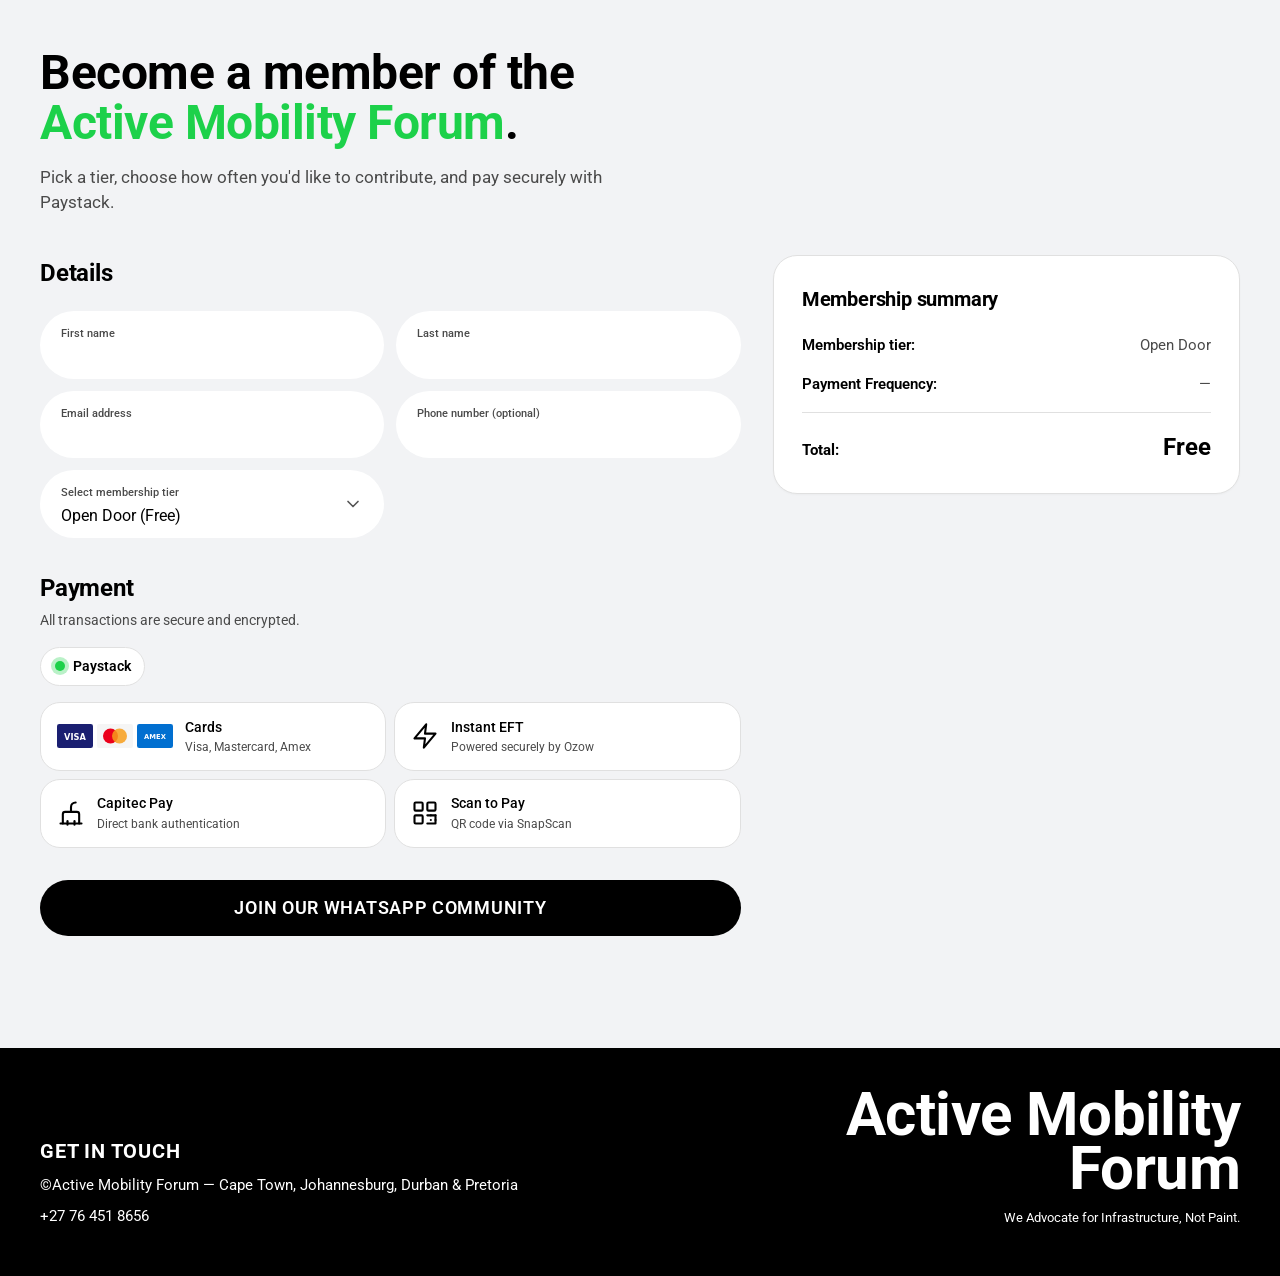
<file: index.html>
<!doctype html>
<html lang="en">

<head>
  <meta charset="utf-8" />
  <meta name="viewport" content="width=device-width, initial-scale=1" />
  <title>AMF — Membership</title>
  <meta name="description" content="Choose your membership tier and support the Active Mobility Forum's work for safer streets across South Africa." />
  <meta property="og:title" content="Become a Member — Active Mobility Forum" />
  <meta property="og:description" content="Pick a tier, choose how often you'd like to contribute, and pay securely with Paystack." />
  <meta property="og:type" content="website" />
  <link rel="preconnect" href="https://fonts.googleapis.com" />
  <link rel="preconnect" href="https://fonts.gstatic.com" crossorigin />
  <link href="https://fonts.googleapis.com/css2?family=Roboto:wght@400;600;700&display=swap" rel="stylesheet" />
  <link rel="stylesheet" href="styles.css" />
  <!-- Paystack payment gateway -->
  <script src="https://js.paystack.co/v1/inline.js" defer></script>
  <!-- Form logic and payment handling -->
  <script src="app.js" defer></script>
</head>

<body>
  <div class="page">
    <main>
      <section>
        <div class="container" style="padding-top: 2.5rem; padding-bottom: 4rem;">
          <!-- Page header -->
          <header class="fade-in" style="max-width: 42rem; margin-bottom: 2.5rem;">
            <h1 class="headline">Become a member of the <span class="accent">Active Mobility Forum</span>.</h1>
            <p class="lede">Pick a tier, choose how often you'd like to contribute, and pay securely with Paystack.</p>
          </header>

          <!-- Membership form grid -->
          <form id="membership-form" class="form-grid fade-in" novalidate>
            <!-- LEFT: Member details and payment -->
            <div>
              <h2 class="section-title">Details</h2>

              <!-- Name fields -->
              <div class="fields-row">
                <label class="field">
                  <span class="label">First name</span>
                  <input id="firstName" type="text" autocomplete="given-name" maxlength="60" required />
                </label>
                <label class="field">
                  <span class="label">Last name</span>
                  <input id="lastName" type="text" autocomplete="family-name" maxlength="60" required />
                </label>
              </div>

              <!-- Contact fields -->
              <div class="fields-row">
                <label class="field">
                  <span class="label">Email address</span>
                  <input id="email" type="email" autocomplete="email" maxlength="120" required />
                </label>
                <label class="field">
                  <span class="label">Phone number (optional)</span>
                  <input id="phone" type="tel" autocomplete="tel" maxlength="20" />
                </label>
              </div>

              <!-- Membership tier and frequency selection -->
              <div class="fields-row">
                <label class="field select-field">
                  <span class="label">Select membership tier</span>
                  <select id="tier">
                    <option value="open-door">Open Door (Free)</option>
                    <option value="community">Community Advocate</option>
                    <option value="champion">Champion Advocate</option>
                    <option value="family">Family Advocate</option>
                  </select>
                </label>
                <label class="field select-field" id="frequency-field" style="display: none;">
                  <span class="label">Payment frequency</span>
                  <select id="frequency">
                    <option value="monthly">Monthly</option>
                    <option value="quarterly">Quarterly</option>
                    <option value="yearly">Yearly</option>
                  </select>
                </label>
              </div>

              <!-- Payment section -->
              <div class="payment">
                <h2 class="section-title" style="margin-bottom: 0.25rem;">Payment</h2>
                <p class="sub">All transactions are secure and encrypted.</p>

                <!-- Paystack badge -->
                <div>
                  <span class="processor"><span class="dot"></span>Paystack</span>
                </div>

                <!-- Supported payment methods -->
                <div class="methods">
                  <!-- Card payments -->
                  <div class="method">
                    <span class="icon">
                      <!-- Visa logo -->
                      <svg width="36" height="24" viewBox="0 0 48 32" aria-label="Visa">
                        <rect width="48" height="32" rx="3" fill="#1A1F71" />
                        <text x="24" y="21" text-anchor="middle" fill="white" font-size="11" font-weight="700"
                          font-family="system-ui, sans-serif">VISA</text>
                      </svg>
                      <!-- Mastercard logo -->
                      <svg width="36" height="24" viewBox="0 0 48 32" aria-label="Mastercard">
                        <rect width="48" height="32" rx="3" fill="#f5f5f5" />
                        <circle cx="18" cy="16" r="10" fill="#EB001B" />
                        <circle cx="30" cy="16" r="10" fill="#F79E1B" opacity="0.85" />
                      </svg>
                      <!-- American Express logo -->
                      <svg width="36" height="24" viewBox="0 0 48 32" aria-label="American Express">
                        <rect width="48" height="32" rx="3" fill="#016FD0" />
                        <text x="24" y="20" text-anchor="middle" fill="white" font-size="9" font-weight="700"
                          font-family="system-ui, sans-serif">AMEX</text>
                      </svg>
                    </span>
                    <div>
                      <p class="title">Cards</p>
                      <p class="desc">Visa, Mastercard, Amex</p>
                    </div>
                  </div>

                  <!-- Instant EFT (Ozow) -->
                  <div class="method">
                    <span class="icon">
                      <svg width="28" height="28" viewBox="0 0 24 24" fill="none" stroke="currentColor"
                        stroke-width="1.8" stroke-linecap="round" stroke-linejoin="round" aria-label="Instant EFT">
                        <path d="M13 2L3 14h9l-1 8 10-12h-9l1-8z" />
                      </svg>
                    </span>
                    <div>
                      <p class="title">Instant EFT</p>
                      <p class="desc">Powered securely by Ozow</p>
                    </div>
                  </div>

                  <!-- Capitec Pay -->
                  <div class="method">
                    <span class="icon">
                      <svg width="28" height="28" viewBox="0 0 24 24" fill="none" stroke="currentColor"
                        stroke-width="1.8" stroke-linecap="round" stroke-linejoin="round" aria-label="Capitec Pay">
                        <path d="M3 21h18" />
                        <path d="M5 21v-8a2 2 0 0 1 2-2h10a2 2 0 0 1 2 2v8" />
                        <path d="M12 11V7a4 4 0 0 1 4-4" />
                        <path d="M9 22v-3" />
                        <path d="M15 22v-3" />
                      </svg>
                    </span>
                    <div>
                      <p class="title">Capitec Pay</p>
                      <p class="desc">Direct bank authentication</p>
                    </div>
                  </div>

                  <!-- Scan to Pay (SnapScan) -->
                  <div class="method">
                    <span class="icon">
                      <svg width="28" height="28" viewBox="0 0 24 24" fill="none" stroke="currentColor"
                        stroke-width="1.8" stroke-linecap="round" stroke-linejoin="round" aria-label="Scan to Pay">
                        <rect x="3" y="3" width="7" height="7" rx="1" />
                        <rect x="14" y="3" width="7" height="7" rx="1" />
                        <rect x="3" y="14" width="7" height="7" rx="1" />
                        <path d="M17 14h.01" />
                        <path d="M21 14h.01" />
                        <path d="M17 18h.01" />
                        <path d="M21 18h.01" />
                        <path d="M14 21h7v-7h-7" />
                      </svg>
                    </span>
                    <div>
                      <p class="title">Scan to Pay</p>
                      <p class="desc">QR code via SnapScan</p>
                    </div>
                  </div>
                </div>
              </div>

              <!-- Form validation error display -->
              <div id="form-alert" class="alert" role="alert" style="display: none;"></div>

              <!-- Submit button -->
              <button id="cta" type="submit" class="cta">Pay now</button>
            </div>

            <!-- RIGHT: Membership summary (sticky on desktop) -->
            <aside class="summary-wrap">
              <div id="summary-card" class="summary">
                <h2>Membership summary</h2>
                <dl>
                  <div class="row">
                    <dt>Membership tier:</dt>
                    <dd id="sum-tier">Open Door</dd>
                  </div>
                  <div class="row">
                    <dt>Payment Frequency:</dt>
                    <dd id="sum-freq">—</dd>
                  </div>
                  <div class="total">
                    <dt>Total:</dt>
                    <dd id="sum-total">Free</dd>
                  </div>
                </dl>
                <p id="sum-note" class="note" style="display: none;"></p>
              </div>
            </aside>
          </form>
        </div>
      </section>
    </main>

    <!-- Footer -->
    <footer class="footer">
      <div class="container">
        <div>
          <h3>GET IN TOUCH</h3>
          <p>©Active Mobility Forum — Cape Town, Johannesburg, Durban &amp; Pretoria</p>
          <p>+27 76 451 8656</p>
        </div>
        <div class="right">
          <div class="brand">Active Mobility <br>Forum</div>
          <p class="tagline">We Advocate for Infrastructure, Not Paint.</p>
        </div>
      </div>
    </footer>
  </div>
</body>

</html>
</file>
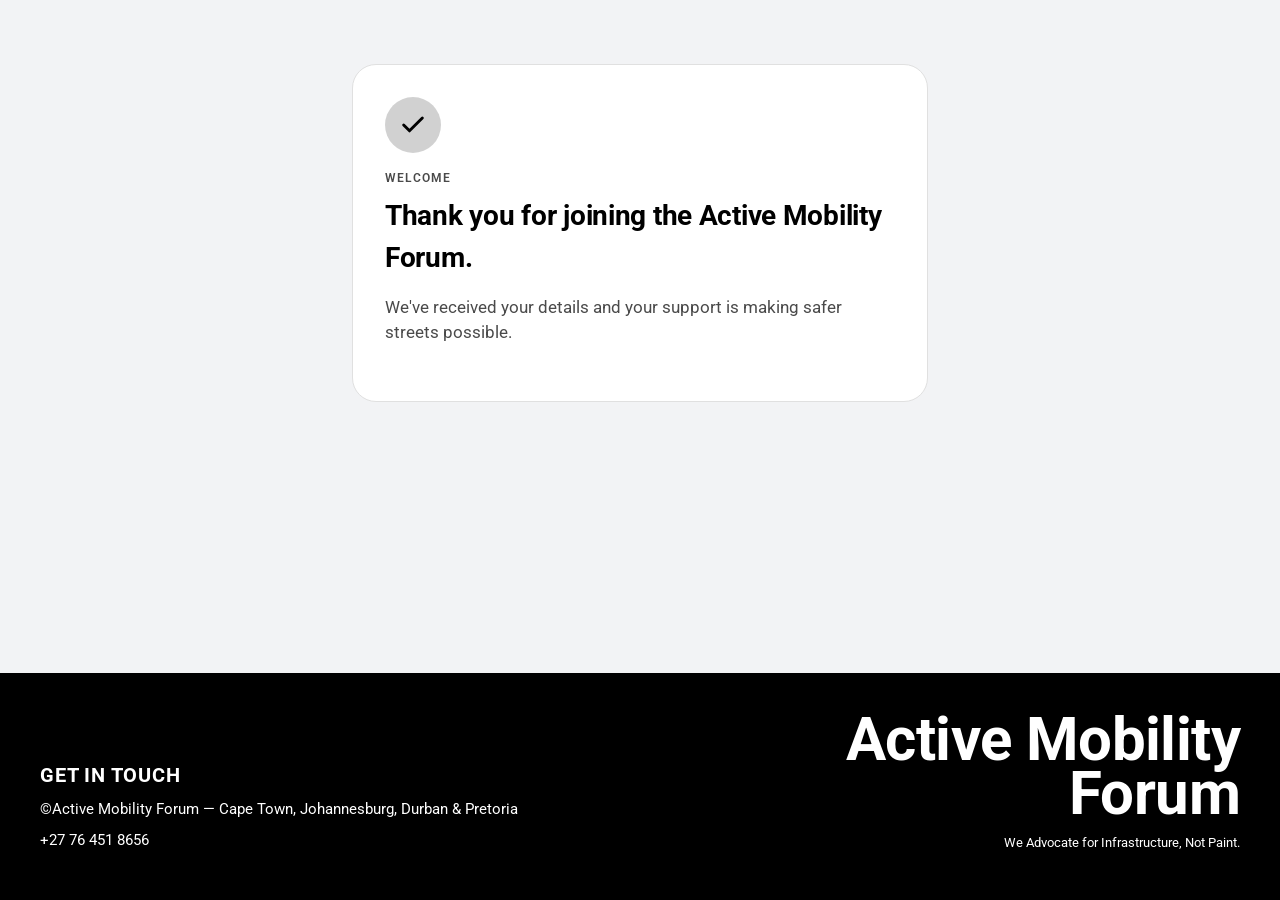
<file: success.html>
<!doctype html>
<html lang="en">

<head>
    <meta charset="utf-8" />
    <meta name="viewport" content="width=device-width, initial-scale=1" />
    <title>Thank you — Active Mobility Forum</title>
    <meta name="description" content="Thanks for joining the Active Mobility Forum." />
    <meta property="og:title" content="Thank you — Active Mobility Forum" />
    <meta property="og:description" content="Your membership signup has been processed." />
    <link rel="preconnect" href="https://fonts.googleapis.com" />
    <link rel="preconnect" href="https://fonts.gstatic.com" crossorigin />
    <link href="https://fonts.googleapis.com/css2?family=Roboto:wght@400;600;700&display=swap"
        rel="stylesheet" />
    <link rel="stylesheet" href="styles.css" />
</head>

<body>
    <div class="page">
        <main>
            <div class="container">
                <!-- Single template - content populated dynamically -->
                <div class="success-card fade-in">
                    <div id="status-icon" class="check success">
                        <svg width="28" height="28" viewBox="0 0 24 24" fill="none" stroke="currentColor"
                            stroke-width="2.5" stroke-linecap="round" stroke-linejoin="round">
                            <polyline points="20 6 9 17 4 12" />
                        </svg>
                    </div>
                    <p class="eyebrow" id="status-label">Welcome</p>
                    <h1 id="status-title">Thank you for joining the Active Mobility Forum.</h1>
                    <p class="lede" id="status-message">
                        We've received your details and your support is making safer streets possible.
                    </p>
                    <dl id="details" style="display: none"></dl>
                    <div class="actions" id="actions"></div>
                </div>
            </div>
        </main>
        <footer class="footer">
            <div class="container">
                <div>
                    <h3>GET IN TOUCH</h3>
                    <p>
                        ©Active Mobility Forum — Cape Town, Johannesburg, Durban &amp;
                        Pretoria
                    </p>
                    <p>+27 76 451 8656</p>
                </div>
                <div class="right">
                    <div class="brand">Active Mobility <br>Forum</div>
                    <p class="tagline">We Advocate for Infrastructure, Not Paint.</p>
                </div>
            </div>
        </footer>
    </div>

    <script>
        /**
         * Active Mobility Forum — Success/Failure Page
         * 
         * Retrieves transaction result from sessionStorage and displays
         * appropriate success or failure message with transaction details.
         */

        (function () {
            "use strict";

            // ===== UTILITY FUNCTIONS =====

            /**
             * Format number as South African Rand
             * @param {number} n - Amount to format
             * @returns {string}
             */
            function fmtZAR(n) {
                return "R" + n.toLocaleString("en-ZA");
            }

            /**
             * Query selector helper
             * @param {string} sel - CSS selector
             * @returns {Element|null}
             */
            function $(sel) {
                return document.querySelector(sel);
            }

            /**
             * Create and append a definition list row
             * @param {HTMLElement} container - DL element to append to
             * @param {string} label - Label (dt)
             * @param {string} value - Value (dd)
             */
            function addDetailRow(container, label, value) {
                var row = document.createElement("div");
                row.className = "row";

                var dt = document.createElement("dt");
                dt.textContent = label;

                var dd = document.createElement("dd");
                dd.textContent = value;

                row.appendChild(dt);
                row.appendChild(dd);
                container.appendChild(row);
            }

            /**
             * Render success state with transaction details
             * @param {Object} data - Success data from sessionStorage
             */
            function renderSuccess(data) {
                var icon = $("#status-icon");
                icon.className = "check success";
                icon.innerHTML =
                    '<svg width="28" height="28" viewBox="0 0 24 24" fill="none" stroke="currentColor" stroke-width="2.5" stroke-linecap="round" stroke-linejoin="round"><polyline points="20 6 9 17 4 12" /></svg>';

                $("#status-label").textContent = "Welcome";
                $("#status-title").textContent =
                    "Thank you for joining the Active Mobility Forum.";
                $("#status-message").textContent =
                    "We've received your details and your support is making safer streets possible.";

                // Populate transaction details
                var details = $("#details");
                details.innerHTML = ""; // Clear any previous content
                addDetailRow(details, "Name", data.name || "—");
                addDetailRow(details, "Email", data.email || "—");
                addDetailRow(details, "Membership tier", data.tier || "—");
                addDetailRow(details, "Frequency", data.frequency || "—");
                addDetailRow(
                    details,
                    "Amount",
                    data.amount === 0 || data.amount == null
                        ? "Free"
                        : fmtZAR(data.amount)
                );
                addDetailRow(details, "Reference", data.reference || "—");
                addDetailRow(
                    details,
                    "Date",
                    data.at ? new Date(data.at).toLocaleString("en-ZA") : "—"
                );
                details.style.display = "flex";

                // Populate actions
                var actions = $("#actions");
                actions.innerHTML = "";

                var waLink = document.createElement("a");
                waLink.className = "cta";
                waLink.href = "https://chat.whatsapp.com/your-invite-code";
                waLink.target = "_blank";
                waLink.rel = "noopener";
                waLink.textContent = "Join our WhatsApp Community";
                waLink.style.textDecoration = "none";
                waLink.style.display = "block";
                waLink.style.textAlign = "center";

                var websiteLink = document.createElement("a");
                websiteLink.className = "btn-outline";
                websiteLink.href = "https://www.activemobilityforum.co.za/";
                websiteLink.textContent = "Back to Website";

                actions.appendChild(waLink);
                actions.appendChild(websiteLink);
            }

            /**
             * Error message templates by reason
             */
            var errorTemplates = {
                cancelled: {
                    title: "Payment Cancelled",
                    message: "You cancelled the payment. No amount was charged to your account."
                },
                declined: {
                    title: "Payment Declined",
                    message:
                        "Your payment was declined by your bank or payment provider. Please check your card details and try again."
                },
                network: {
                    title: "Network Error",
                    message:
                        "There was a network error processing your payment. Please check your connection and try again."
                },
                error: {
                    title: "Payment Could Not Be Processed",
                    message:
                        "Your payment was not completed. This could be due to insufficient funds, an expired card, or a network issue."
                }
            };

            /**
             * Render failure state with error details
             * @param {Object} data - Failure data from sessionStorage
             */
            function renderFailure(data) {
                var icon = $("#status-icon");
                icon.className = "check failure";
                icon.innerHTML =
                    '<svg width="28" height="28" viewBox="0 0 24 24" fill="none" stroke="currentColor" stroke-width="2.5" stroke-linecap="round" stroke-linejoin="round"><line x1="18" y1="6" x2="6" y2="18" /><line x1="6" y1="6" x2="18" y2="18" /></svg>';

                // Look up error template or use generic error
                var template = errorTemplates[data.reason] || errorTemplates.error;

                $("#status-label").textContent = "Transaction Failed";
                $("#status-title").textContent = template.title;
                $("#status-message").textContent = template.message;

                // Populate transaction attempt details
                var details = $("#details");
                details.innerHTML = ""; // Clear any previous content
                addDetailRow(details, "Email", data.email || "—");
                addDetailRow(details, "Membership Tier", data.tier || "—");
                addDetailRow(
                    details,
                    "Amount",
                    data.amount === 0 || data.amount == null
                        ? "Free"
                        : fmtZAR(data.amount)
                );
                addDetailRow(
                    details,
                    "Time",
                    data.at ? new Date(data.at).toLocaleString("en-ZA") : "—"
                );
                details.style.display = "flex";

                // Populate actions with retry button
                var actions = $("#actions");
                actions.innerHTML = "";

                var retryBtn = document.createElement("a");
                retryBtn.className = "cta";
                retryBtn.href = data.formUrl || "index.html";
                retryBtn.textContent = "Try Payment Again";
                retryBtn.style.textDecoration = "none";
                retryBtn.style.display = "block";
                retryBtn.style.textAlign = "center";

                var websiteLink = document.createElement("a");
                websiteLink.className = "btn-outline";
                websiteLink.href = "https://www.activemobilityforum.co.za/";
                websiteLink.textContent = "Back to Website";

                actions.appendChild(retryBtn);
                actions.appendChild(websiteLink);
            }

            /**
             * Initialize page - check for success or failure data in sessionStorage
             */
            function init() {
                try {
                    var successRaw = sessionStorage.getItem("amf:success");
                    var failureRaw = sessionStorage.getItem("amf:failure");

                    if (successRaw) {
                        var successData = JSON.parse(successRaw);
                        renderSuccess(successData);
                        sessionStorage.removeItem("amf:success");
                    } else if (failureRaw) {
                        var failureData = JSON.parse(failureRaw);
                        renderFailure(failureData);
                        sessionStorage.removeItem("amf:failure");
                    }
                    // If neither exists, page displays default success message
                } catch (err) {
                    console.error("Error processing transaction result:", err);
                    // Display generic success message on error
                }
            }

            // Initialize when DOM is ready
            if (document.readyState === "loading") {
                document.addEventListener("DOMContentLoaded", init);
            } else {
                init();
            }
        })();
    </script>
</body>

</html>
</file>
<file: styles.css>
/**
 * Active Mobility Forum — Membership Form Stylesheet
 * 
 * Single-page responsive form with:
 * - Two-column layout on desktop (form left, sticky summary right)
 * - Mobile-first responsive design
 * - Smooth animations and transitions
 * - Accessible color contrast
 */

/* ========== DESIGN TOKENS ========== */
:root {
  /* Color palette */
  --background: #f2f3f5;
  --foreground: #000000;
  --card: #ffffff;
  --muted: #f5f5f5;
  --muted-foreground: #4a4a4a;
  --border: #e0e0e0;

  /* Primary action */
  --primary: #000000;
  --primary-hover: #1dd14a;
  --primary-foreground: #ffffff;

  /* Feedback colors */
  --success: #16a34a;
  --destructive: #dc2626;
  --destructive-hover: #b91c1c;

  /* Footer */
  --footer: #000000;
  --footer-foreground: #ffffff;

  /* Spacing */
  --radius: 1rem;
}

/* ========== GLOBAL STYLES ========== */

* {
  box-sizing: border-box;
}

html {
  scroll-behavior: smooth;
}

body {
  margin: 0;
  background: var(--background);
  color: var(--foreground);
  font-family: "Roboto", sans-serif;
  font-weight: 400;
  -webkit-font-smoothing: antialiased;
  line-height: 1.5;
}

h1,
h2,
h3,
h4 {
  font-family: "Roboto", sans-serif;
  font-weight: 700;
  letter-spacing: -0.01em;
  margin: 0;
}

p {
  margin: 0;
}

a {
  color: inherit;
}

button {
  font-family: inherit;
  cursor: pointer;
}

/* ========== LAYOUT ========== */

.container {
  max-width: 80rem;
  margin: 0 auto;
  padding: 0 1.5rem;
}

@media (min-width: 768px) {
  .container {
    padding: 0 2.5rem;
  }
}

.page {
  min-height: 100vh;
  display: flex;
  flex-direction: column;
}

.page main {
  flex: 1;
}

/* ========== HEADER TYPOGRAPHY ========== */

.headline {
  font-size: clamp(1.85rem, 4vw, 3rem);
  line-height: 1.05;
  margin-top: 0.5rem;
}

.headline .accent {
  color: #1dd14a;
}

.lede {
  margin-top: 1rem;
  color: var(--muted-foreground);
  font-size: 1.05rem;
  max-width: 38rem;
}

/* ========== FORM LAYOUT ========== */

.form-grid {
  display: grid;
  gap: 2rem;
  align-items: start;
}

@media (min-width: 1024px) {
  .form-grid {
    grid-template-columns: 1.5fr 1fr;
  }
}

.section-title {
  font-size: 1.5rem;
  margin-bottom: 1.25rem;
}

/* Form field rows */
.fields-row {
  display: grid;
  gap: 0.75rem;
  grid-template-columns: 1fr;
}

@media (min-width: 640px) {
  .fields-row {
    grid-template-columns: 1fr 1fr;
  }
}

.fields-row + .fields-row {
  margin-top: 0.75rem;
}

/* ========== FORM FIELDS ========== */

/**
 * Pill-shaped floating label fields
 * - Rounded corners (border-radius: 9999px)
 * - Focus ring on interaction
 * - Floating label styling with muted color
 */
.field {
  position: relative;
  background: var(--card);
  border-radius: 9999px;
  padding: 0.875rem 1.25rem 0.55rem;
  border: 1px solid transparent;
  transition: border-color 0.15s, box-shadow 0.15s;
}

.field:focus-within {
  border-color: var(--primary);
  box-shadow: 0 0 0 4px color-mix(in oklab, var(--primary) 18%, transparent);
}

.field .label {
  display: block;
  font-size: 0.7rem;
  color: var(--muted-foreground);
  font-weight: 500;
  margin-bottom: 2px;
}

.field input,
.field select {
  width: 100%;
  background: transparent;
  border: none;
  outline: none;
  font-size: 1rem;
  color: var(--foreground);
  padding: 0;
  appearance: none;
  -webkit-appearance: none;
  font-family: inherit;
}

/* Select field with custom dropdown arrow */
.field.select-field {
  background-image: url("data:image/svg+xml;utf8,<svg xmlns='http://www.w3.org/2000/svg' width='20' height='20' viewBox='0 0 24 24' fill='none' stroke='%23555' stroke-width='2' stroke-linecap='round' stroke-linejoin='round'><polyline points='6 9 12 15 18 9'/></svg>");
  background-repeat: no-repeat;
  background-position: right 1.25rem center;
  padding-right: 3rem;
}

/* ========== PAYMENT SECTION ========== */

.payment {
  margin-top: 2rem;
}

.payment h2 {
  font-size: 1.5rem;
}

.payment .sub {
  font-size: 0.875rem;
  color: var(--muted-foreground);
  margin: 0.25rem 0 1rem;
}

/* Paystack processor badge */
.processor {
  display: inline-flex;
  align-items: center;
  gap: 0.5rem;
  background: var(--card);
  border: 1px solid var(--border);
  border-radius: 9999px;
  padding: 0.5rem 0.85rem;
  font-size: 0.875rem;
  font-weight: 600;
}

.processor .dot {
  width: 0.625rem;
  height: 0.625rem;
  border-radius: 9999px;
  background: #1dd14a;
  box-shadow: 0 0 0 4px color-mix(in oklab, #1dd14a 30%, transparent);
}

/* Payment methods grid */
.methods {
  margin-top: 1rem;
  display: grid;
  gap: 0.5rem;
  grid-template-columns: 1fr;
}

@media (min-width: 640px) {
  .methods {
    grid-template-columns: 1fr 1fr;
  }
}

/* Individual payment method card */
.method {
  display: flex;
  align-items: center;
  gap: 0.75rem;
  background: var(--card);
  border: 1px solid var(--border);
  border-radius: 1.25rem;
  padding: 0.85rem 1rem;
  transition: transform 0.18s ease, border-color 0.18s ease, box-shadow 0.18s ease;
}

.method:hover {
  transform: translateY(-2px);
  border-color: color-mix(in oklab, var(--primary) 55%, var(--border));
  box-shadow: 0 8px 24px -16px rgba(0, 0, 0, 0.25);
}

.method .icon {
  flex-shrink: 0;
  display: inline-flex;
  align-items: center;
  gap: 4px;
  color: var(--primary);
}

.method .title {
  font-size: 0.9rem;
  font-weight: 500;
}

.method .desc {
  font-size: 0.75rem;
  color: var(--muted-foreground);
}

/* ========== VALIDATION & ALERTS ========== */

.alert {
  margin-top: 1.5rem;
  border-radius: 0.85rem;
  background: color-mix(in oklab, var(--destructive) 10%, transparent);
  border: 1px solid color-mix(in oklab, var(--destructive) 30%, transparent);
  color: var(--destructive);
  padding: 0.75rem 1rem;
  font-size: 0.875rem;
}

/* ========== SUBMIT BUTTON ========== */

.cta {
  margin-top: 2rem;
  width: 100%;
  background: var(--primary);
  color: var(--primary-foreground);
  font-family: "Roboto", -apple-system, BlinkMacSystemFont, "Segoe UI", sans-serif;
  font-weight: 600;
  text-transform: uppercase;
  letter-spacing: 0.04em;
  font-size: 1.1rem;
  padding: 1.15rem 1.5rem;
  border: none;
  border-radius: 9999px;
  transition: background 0.18s ease, transform 0.18s ease, box-shadow 0.18s ease;
}

.cta:hover:not(:disabled) {
  background: var(--primary-hover);
  transform: translateY(-3px);
}

.cta:active:not(:disabled) {
  transform: translateY(0);
}

.cta:disabled {
  opacity: 0.6;
  cursor: not-allowed;
}

/* ========== SUMMARY CARD ========== */

.summary-wrap {
  position: relative;
}

@media (min-width: 1024px) {
  .summary-wrap {
    position: sticky;
    top: 2rem;
  }
}

.summary {
  background: var(--card);
  border: 1px solid var(--border);
  border-radius: 1.5rem;
  padding: 1.75rem;
  box-shadow: 0 1px 2px rgba(0, 0, 0, 0.03);
  transition: box-shadow 0.2s ease, transform 0.2s ease;
}

.summary.is-stuck {
  box-shadow: 0 20px 40px -24px rgba(0, 0, 0, 0.25);
}

.summary h2 {
  font-size: 1.25rem;
  margin-bottom: 1.25rem;
}

.summary dl {
  margin: 0;
  display: flex;
  flex-direction: column;
  gap: 1rem;
  font-size: 0.95rem;
}

.summary .row {
  display: flex;
  justify-content: space-between;
  align-items: center;
  animation: fadeSwap 0.25s ease-out both;
}

.summary .row dt {
  font-weight: 600;
}

.summary .row dd {
  margin: 0;
  color: var(--muted-foreground);
}

.summary .total {
  border-top: 1px solid var(--border);
  padding-top: 1rem;
  display: flex;
  justify-content: space-between;
  align-items: baseline;
  animation: fadeSwap 0.25s ease-out both;
}

.summary .total dt {
  font-weight: 700;
}

.summary .total dd {
  margin: 0;
  font-family: "Roboto", -apple-system, BlinkMacSystemFont, "Segoe UI", sans-serif;
  font-weight: 700;
  font-size: 1.5rem;
}

.summary .note {
  margin-top: 1.5rem;
  text-align: center;
  font-size: 0.75rem;
  color: var(--muted-foreground);
  background: var(--muted);
  border-radius: 9999px;
  padding: 0.5rem 1rem;
}

/* ========== ANIMATIONS ========== */

@keyframes fadeIn {
  from {
    opacity: 0;
    transform: translateY(8px);
  }
  to {
    opacity: 1;
    transform: translateY(0);
  }
}

@keyframes fadeSwap {
  from {
    opacity: 0;
    transform: scale(0.95);
  }
  to {
    opacity: 1;
    transform: scale(1);
  }
}

.fade-in {
  animation: fadeIn 0.35s ease-out both;
}

.fade-swap {
  animation: fadeSwap 0.25s ease-out both;
}

/* ========== SUCCESS/FAILURE PAGE ========== */

.success-card {
  background: var(--card);
  border: 1px solid var(--border);
  border-radius: 1.5rem;
  padding: 2rem;
  max-width: 36rem;
  margin: 4rem auto;
}

.success-card .check {
  width: 56px;
  height: 56px;
  border-radius: 9999px;
  display: flex;
  align-items: center;
  justify-content: center;
  margin-bottom: 1rem;
}

.success-card .check.success {
  background: color-mix(in oklab, var(--primary) 18%, transparent);
  color: var(--primary);
}

.success-card .check.failure {
  background: color-mix(in oklab, var(--destructive) 18%, transparent);
  color: var(--destructive);
}

.success-card h1 {
  font-size: 1.75rem;
}

.success-card .eyebrow {
  font-size: 0.75rem;
  font-weight: 600;
  text-transform: uppercase;
  letter-spacing: 0.1em;
  color: var(--muted-foreground);
  margin: 0 0 0.5rem 0;
}

.success-card dl {
  margin: 1.5rem 0;
  display: flex;
  flex-direction: column;
  gap: 0.75rem;
}

.success-card .row {
  display: flex;
  justify-content: space-between;
  font-size: 0.95rem;
}

.success-card .row dt {
  color: var(--muted-foreground);
}

.success-card .row dd {
  font-weight: 500;
}

.success-card .actions {
  display: flex;
  flex-direction: column;
  gap: 0.75rem;
  margin-top: 1.5rem;
}

/* Outline button variant */
.btn-outline {
  display: inline-block;
  text-align: center;
  border: 1px solid var(--border);
  border-radius: 9999px;
  padding: 0.85rem 1.25rem;
  text-decoration: none;
  font-weight: 600;
  background: transparent;
  color: var(--foreground);
  transition: background 0.18s ease, border-color 0.18s ease;
}

.btn-outline:hover {
  background: var(--muted);
  border-color: color-mix(in oklab, var(--primary) 40%, var(--border));
}

/* ========== FOOTER ========== */

.footer {
  background: var(--footer);
  color: var(--footer-foreground);
  margin-top: 3rem;
}

.footer .container {
  display: grid;
  gap: 2rem;
  padding-top: 2.5rem;
  padding-bottom: 3rem;
  align-items: end;
}

@media (min-width: 768px) {
  .footer .container {
    grid-template-columns: 1fr 1fr;
  }
}

.footer .right {
  text-align: left;
}

@media (min-width: 768px) {
  .footer .right {
    text-align: right;
  }
}

.footer h3 {
  font-size: 1.25rem;
  letter-spacing: 0.04em;
}

.footer p {
  margin-top: 0.5rem;
  font-size: 0.95rem;
}

.footer .brand {
  font-family: "Roboto", -apple-system, BlinkMacSystemFont, "Segoe UI", sans-serif;
  font-weight: 700;
  font-size: clamp(2.25rem, 5vw, 3.75rem);
  line-height: 0.9;
  letter-spacing: -0.01em;
}

.footer .tagline {
  margin-top: 0.75rem;
  font-size: 0.8rem;
}

/* ========== ACCESSIBILITY ========== */

.visually-hidden {
  position: absolute;
  width: 1px;
  height: 1px;
  overflow: hidden;
  clip: rect(0 0 0 0);
  white-space: nowrap;
}
</file>
